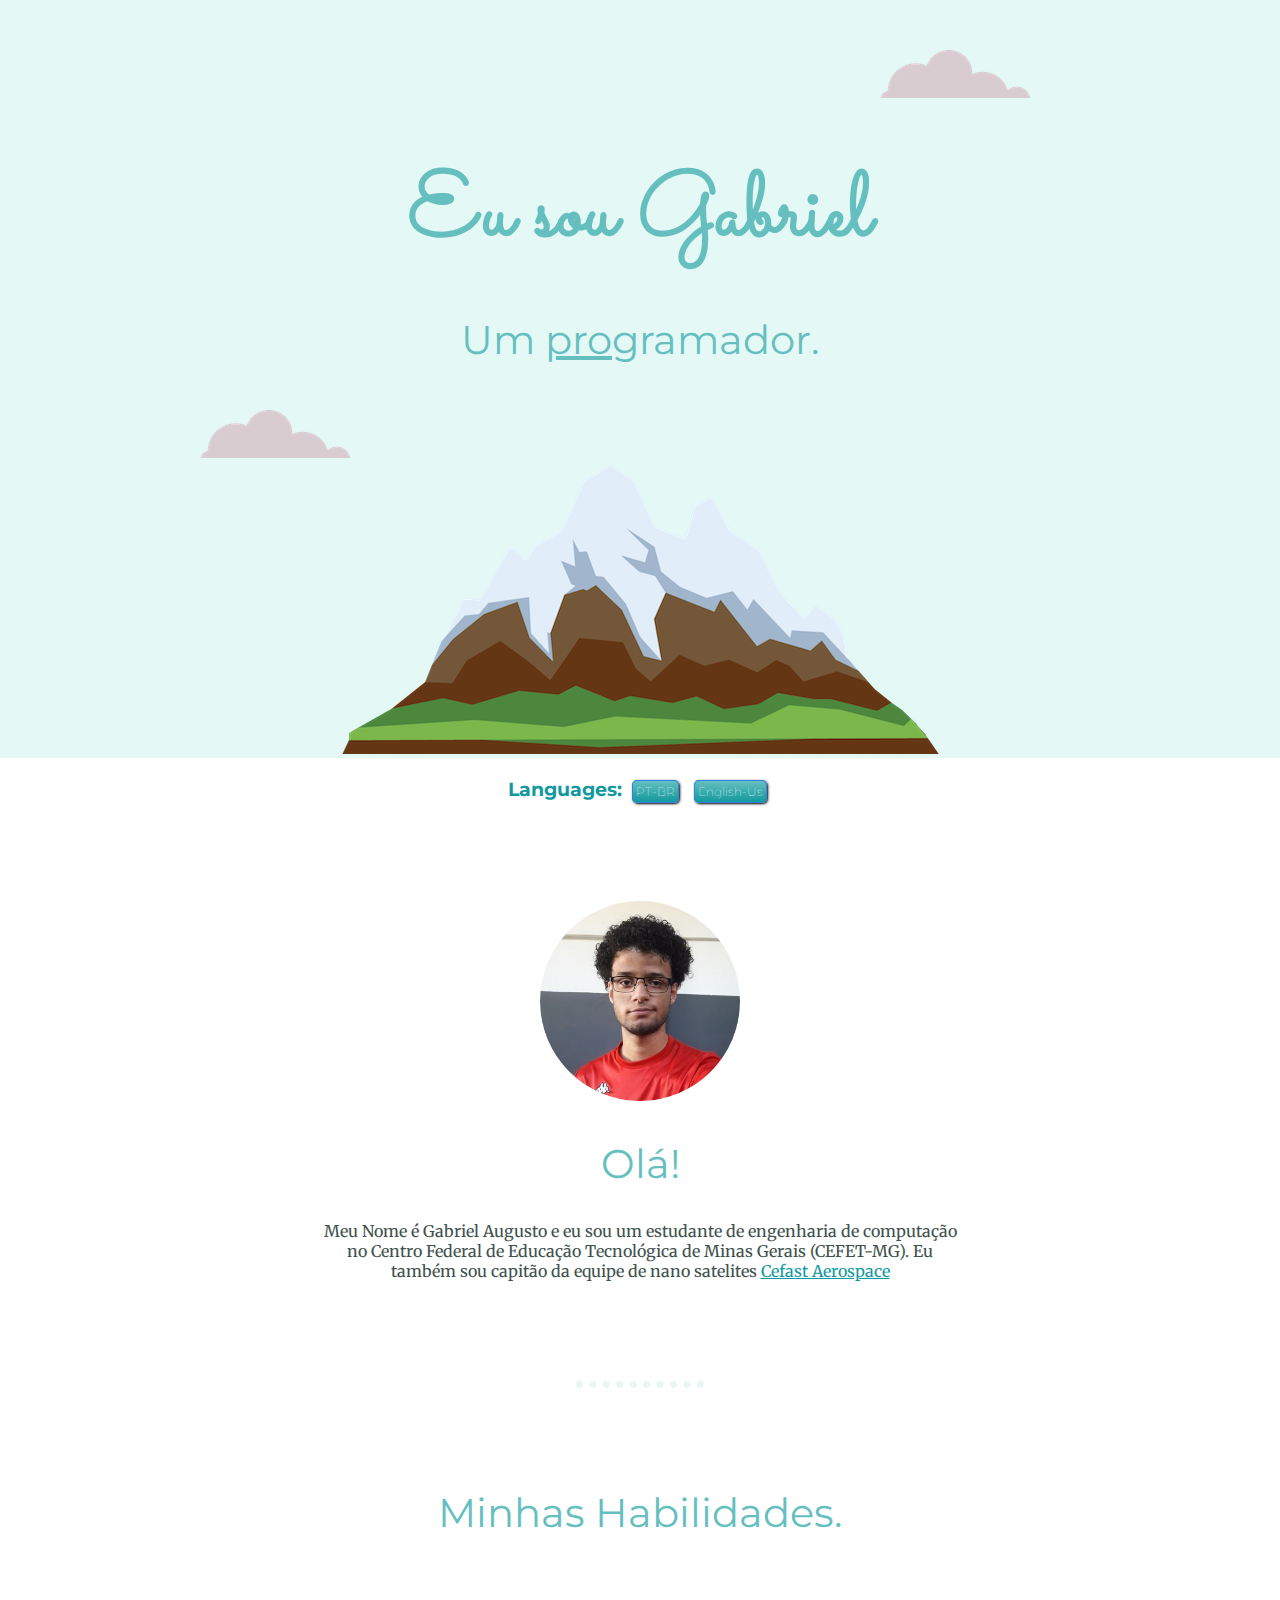
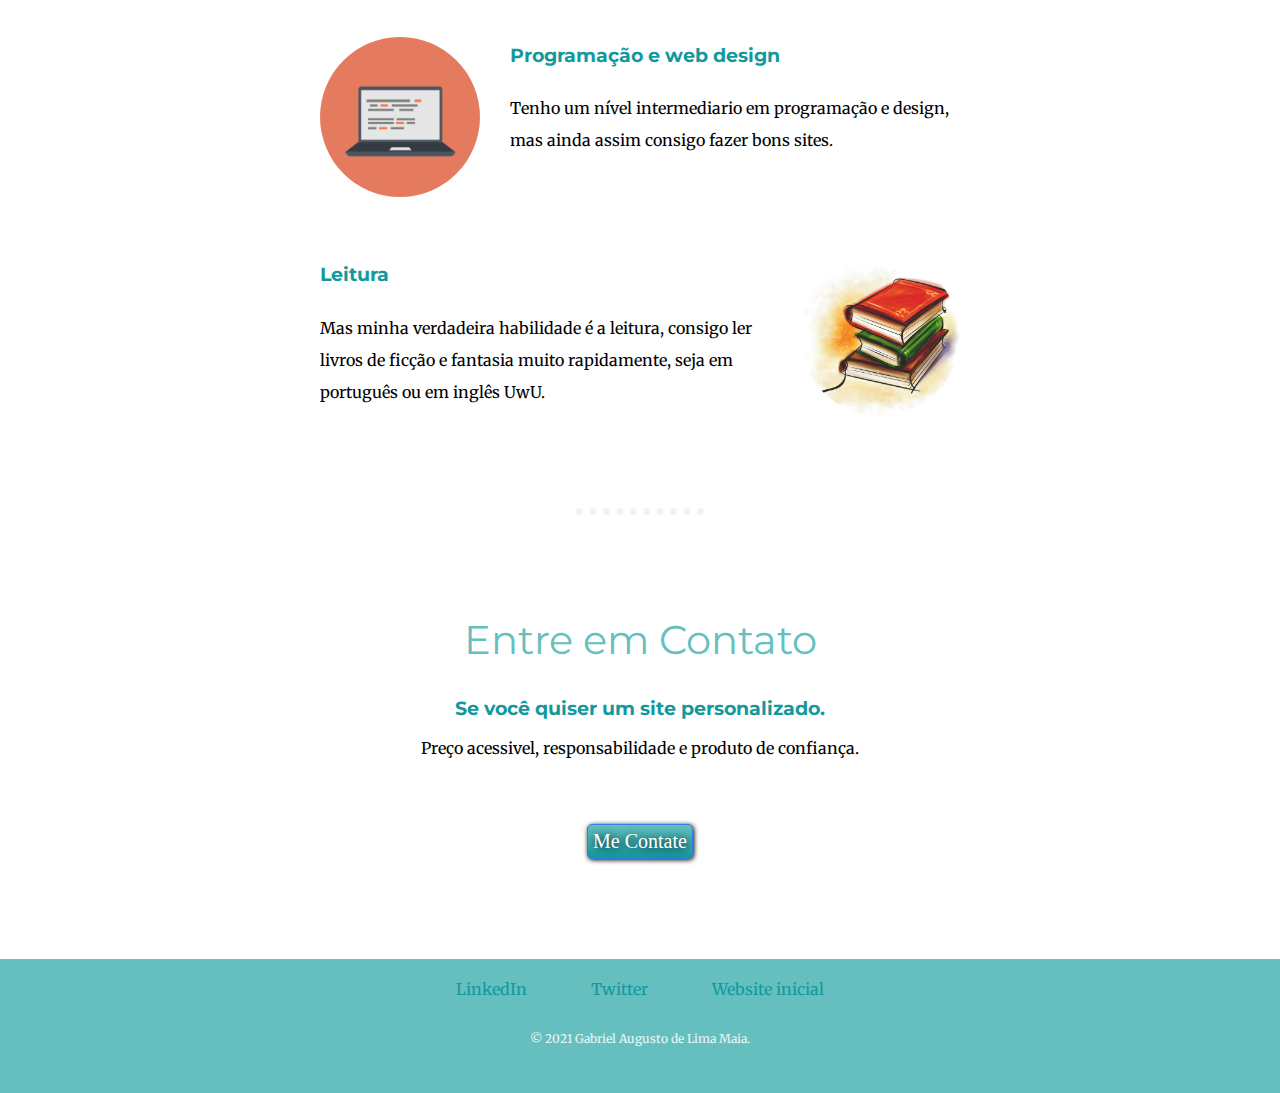
<file: index.html>
<!DOCTYPE html>
<html lang="pt-br" dir="ltr">

<head>
  <meta charset="utf-8">
  <title>Gabriel Augusto</title>
  <link rel="stylesheet" href="CSS/styles.css">
  <link rel="icon" href="favicon.ico">
  <link rel="preconnect" href="https://fonts.gstatic.com">
  <link rel="preconnect" href="https://fonts.gstatic.com">
  <link href="https://fonts.googleapis.com/css2?family=Merriweather&family=Montserrat&family=Sacramento&display=swap" rel="stylesheet">
</head>

<body>
  <div class="top-content">
    <img class="top-cloud" src="Imagens/cloud.png" alt="imagem de uma nuvem">
    <h1>Eu sou Gabriel</h1>
    <h2>Um <span class="pro">pro</span>gramador.</h2>
    <img class="bottom-cloud" src="Imagens/cloud.png" alt="imagem de uma nuvem">
    <img src="Imagens/mountain.png" alt="imagem de uma montanha">
  </div>


  <div class="Language">
    <h3 class="lang-h3">Languages: <a href="index.html" class="Link-lang">PT-BR</a> <a href="index-Us.html" class="Link-lang">English-Us</a></h3>
  </div>


  <div class="middle-container">
    <div class="profile">
      <img src="Imagens/Gabriel.png" alt="Foto de perfil do Gabriel" style="width: 200px;">
      <h2>Olá!</h2>
      <p class="apresentacao">Meu Nome é Gabriel Augusto e eu sou um estudante de engenharia de computação no Centro Federal de Educação Tecnológica de Minas Gerais (CEFET-MG). Eu também sou capitão da equipe de nano satelites <a href="https://www.cefastaerospace.com/">Cefast Aerospace</a></p>
    </div>
    <hr>
    <div class="skills">
      <h2>Minhas Habilidades.</h2>
      <div class="skill-row">
        <img class="programacao-img" src="Imagens/computer.png" alt="Desenho de um computador com codigos na tela">
        <h3>Programação e web design</h3>
        <p>Tenho um nível intermediario em programação e design, mas ainda assim consigo fazer bons sites.</p>
      </div>
      <div class="skill-row">
        <img class="livros-img" src="Imagens/Livros.jpg" alt="Desenho de uma pilha de livros">
        <h3>Leitura</h3>
        <p>Mas minha verdadeira habilidade é a leitura, consigo ler livros de ficção e fantasia muito rapidamente, seja em português ou em inglês UwU.</p>
      </div>
    </div>
    <hr>
    <div class="contact-me">
      <h2>Entre em Contato</h2>
      <h3>Se você quiser um site personalizado.</h3>
      <p>Preço acessivel, responsabilidade e produto de confiança.</p>
      <a href="mailto:gabriel.augusto3m2@gmail.com" class="BUTTON_QGT">Me Contate</a>
    </div>
  </div>


  <div class="bottom-container">
    <a class="footer-link" href="https://www.linkedin.com/in/gabriel-augusto-5a2a72185/">LinkedIn</a>
    <a class="footer-link" href="https://twitter.com/gabrimaia_10011">Twitter</a>
    <a class="footer-link" href="https://ditadorc.github.io/cv/">Website inicial</a>
    <p class="registro">© 2021 Gabriel Augusto de Lima Maia.</p>
  </div>

</body>

</html>
</file>
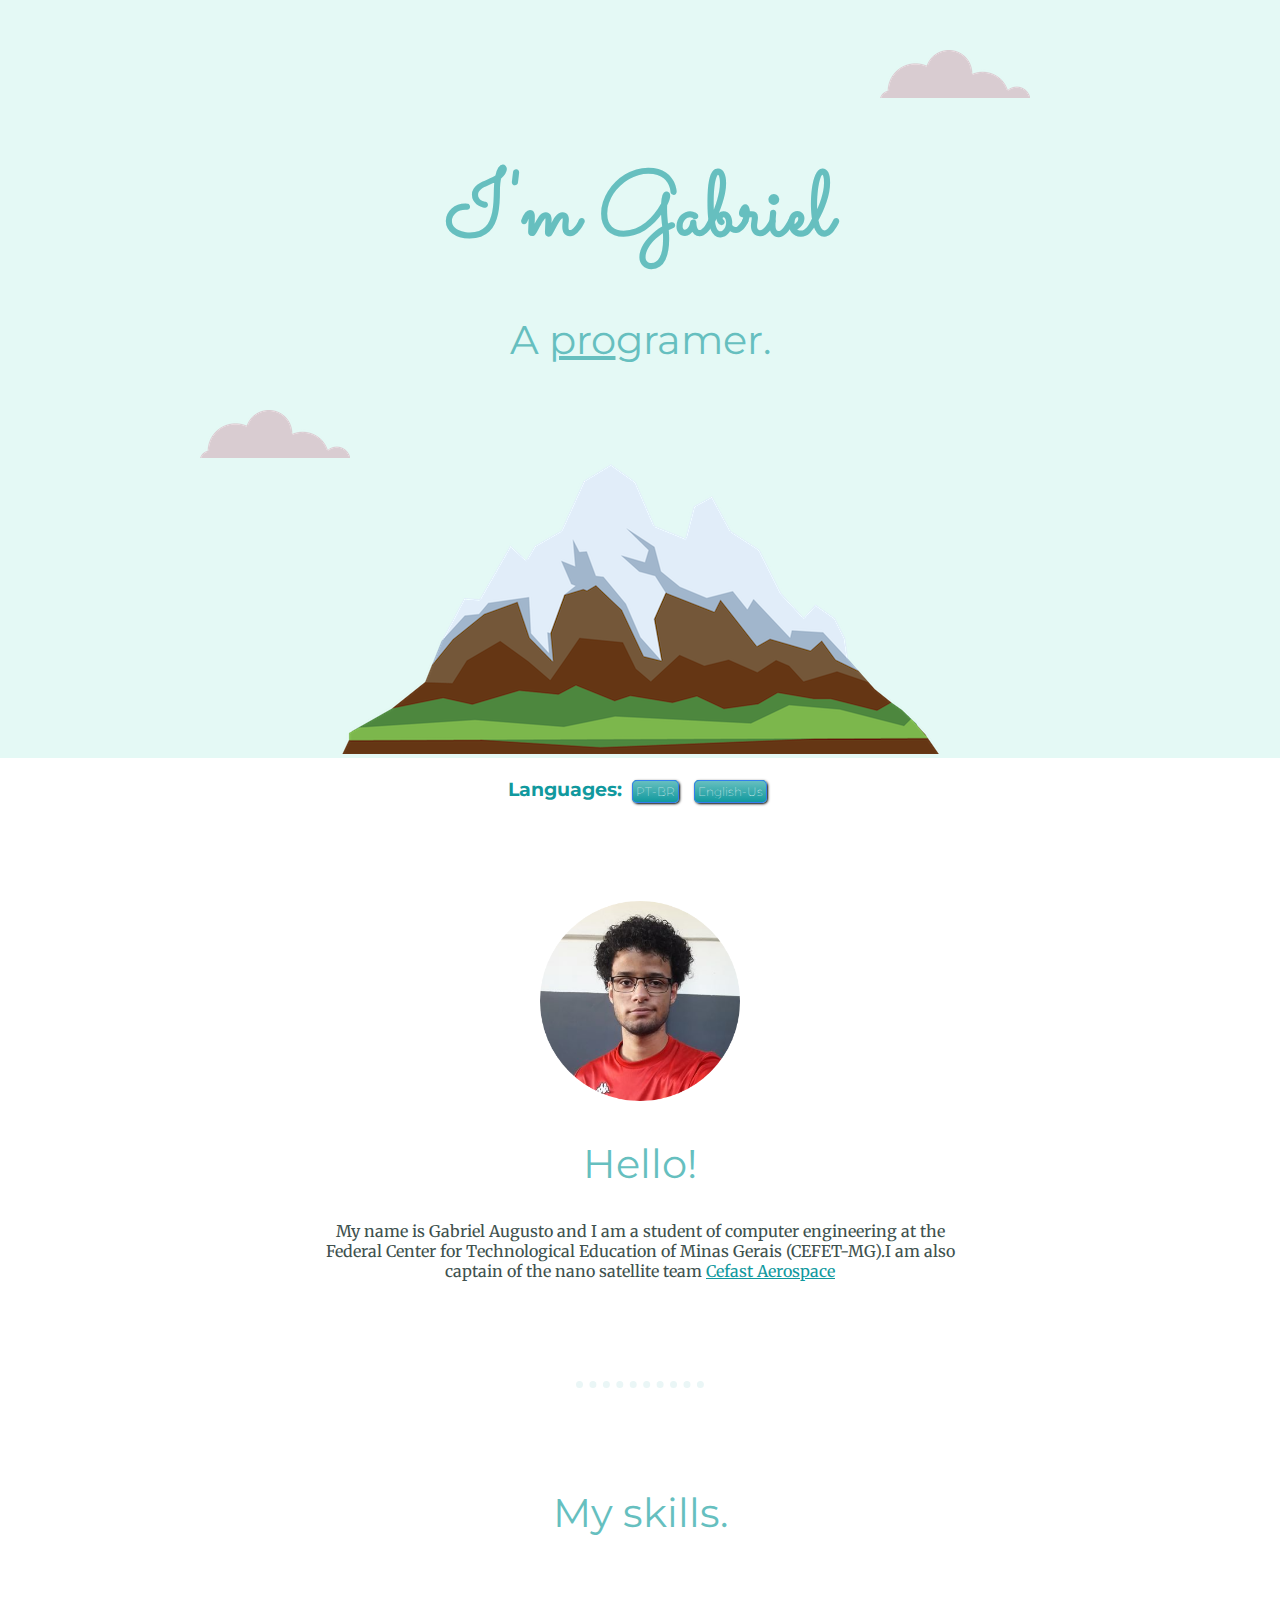
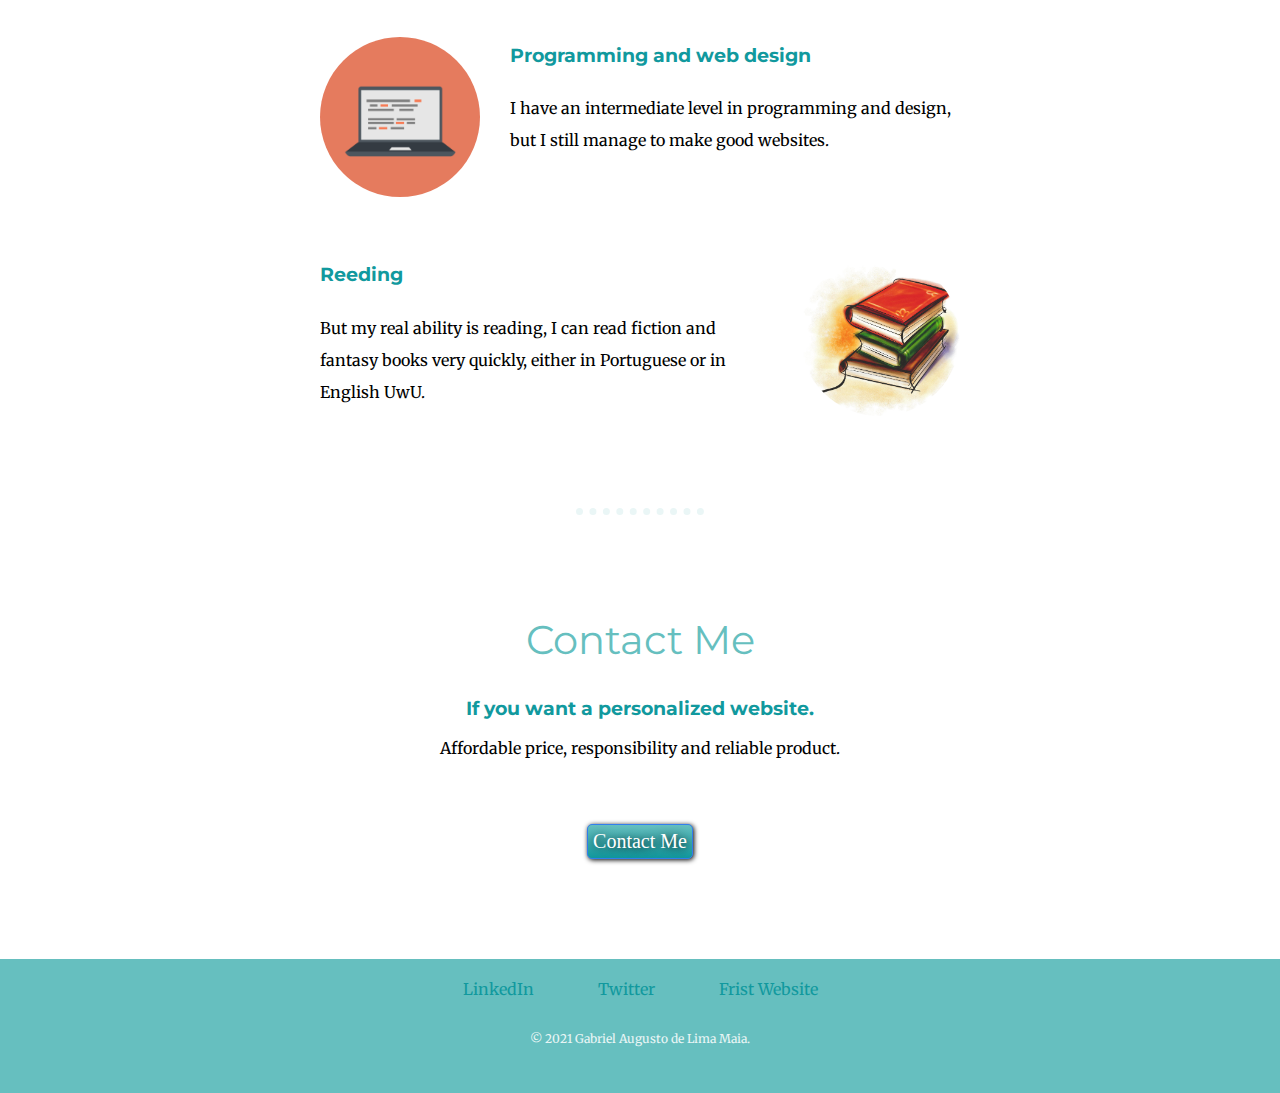
<file: index-Us.html>
<!DOCTYPE html>
<html lang="pt-br" dir="ltr">

<head>
  <meta charset="utf-8">
  <title>Gabriel Augusto</title>
  <link rel="stylesheet" href="CSS/styles.css">
  <link rel="icon" href="favicon.ico">
  <link rel="preconnect" href="https://fonts.gstatic.com">
  <link rel="preconnect" href="https://fonts.gstatic.com">
  <link href="https://fonts.googleapis.com/css2?family=Merriweather&family=Montserrat&family=Sacramento&display=swap" rel="stylesheet">
</head>

<body>
  <div class="top-content">
    <img class="top-cloud" src="Imagens/cloud.png" alt="image of a cloud">
    <h1>I'm Gabriel</h1>
    <h2>A <span class="pro">pro</span>gramer.</h2>
    <img class="bottom-cloud" src="Imagens/cloud.png" alt="image of a cloud">
    <img src="Imagens/mountain.png" alt="Image of a mountain ">
  </div>


  <div class="Language">
    <h3 class="lang-h3">Languages: <a href="index.html" class="Link-lang">PT-BR</a> <a href="index-Us.html" class="Link-lang">English-Us</a></h3>
  </div>


  <div class="middle-container">
    <div class="profile">
      <img src="Imagens/Gabriel.png" alt="Gabriel's profile picture" style="width: 200px;">
      <h2>Hello!</h2>
      <p class="apresentacao">My name is Gabriel Augusto and I am a student of computer engineering at the Federal Center for Technological Education of Minas Gerais (CEFET-MG).I am also captain of the nano satellite team <a href="https://www.cefastaerospace.com/">Cefast Aerospace</a></p>
    </div>
    <hr>
    <div class="skills">
      <h2>My skills.</h2>
      <div class="skill-row">
        <img class="programacao-img" src="Imagens/computer.png" alt="Design of a computer with codes on the screen">
        <h3>Programming and web design</h3>
        <p>I have an intermediate level in programming and design, but I still manage to make good websites.</p>
      </div>
      <div class="skill-row">
        <img class="livros-img" src="Imagens/Livros.jpg" alt="Drawing of a stack of books">
        <h3>Reeding</h3>
        <p>But my real ability is reading, I can read fiction and fantasy books very quickly, either in Portuguese or in English UwU.</p>
      </div>
    </div>
    <hr>
    <div class="contact-me">
      <h2>Contact Me</h2>
      <h3>If you want a personalized website.</h3>
      <p>Affordable price, responsibility and reliable product.</p>
      <a href="mailto:gabriel.augusto3m2@gmail.com" class="BUTTON_QGT">Contact Me</a>
    </div>
  </div>


  <div class="bottom-container">
    <a class="footer-link" href="https://www.linkedin.com/in/gabriel-augusto-5a2a72185/">LinkedIn</a>
    <a class="footer-link" href="https://twitter.com/gabrimaia_10011">Twitter</a>
    <a class="footer-link" href="https://ditadorc.github.io/cv/">Frist Website</a>
    <p class="registro">© 2021 Gabriel Augusto de Lima Maia.</p>
  </div>

</body>

</html>
</file>
<file: CSS/styles.css>
a{
  color: #11999E;
}

body{
  margin: 0;
  text-align: center;
  font-family: 'Merriweather', serif;
  font-size: 1rem;
}

h1{
  margin: 50px auto 0 auto;
  font-family: 'Sacramento', cursive;
  font-size: 5.625rem;
  color: #66BFBF;
}

h2{
  font-family: 'Montserrat', sans-serif;
  font-size: 2.5rem;
  color: #66BFBF;
  font-weight: normal;
}

h3 {
  color: #11999E;
  font-family: 'Montserrat', sans-serif;
  margin: 18px auto;
}

hr{
  border-style: none;
  border-top-style: dotted;
  border-color: #EAF6F6;
  border-width: 7px;
  width: 10%;
  margin: 100px auto;
}

.top-content{
  background-color:#e4f9f5;
  position: relative;
  padding-top: 100px;
}

.Language{
  margin-top: 20px;
}

.bottom-container{
  background-color: #66BFBF;
  padding-top: 20px;
  padding-bottom: 15px;
  margin: 100px auto 0 auto;
}

.contact-me{
  margin: 50px;
}

.profile{
  width: 50%;
  margin: 100px auto 100px auto;
}

.BUTTON_QGT {
   background: #66BFBF;
   background-image: -webkit-linear-gradient(top, #66BFBF, #11999E);
   background-image: -moz-linear-gradient(top, #66BFBF, #11999E);
   background-image: -ms-linear-gradient(top, #66BFBF, #11999E);
   background-image: -o-linear-gradient(top, #66BFBF, #11999E);
   background-image: -webkit-gradient(to bottom, #66BFBF, #11999E);
   -webkit-border-radius: 5px;
   -moz-border-radius: 5px;
   border-radius: 5px;
   color: #FFFFFF;
   font-family: Brush Script MT;
   font-size: 20px;
   font-weight: 100;
   padding: 5px;
   -webkit-box-shadow: 1px 1px 5px 0 #000000;
   -moz-box-shadow: 1px 1px 5px 0 #000000;
   box-shadow: 1px 1px 5px 0 #000000;
   text-shadow: 1px 1px 10px #000000;
   border: solid #337FED 1px;
   text-decoration: none;
   display: inline-block;
   cursor: pointer;
   text-align: center;
   margin-top: 50px;
}

.BUTTON_QGT:hover {
   border: solid #30e3cb 1px;
   background: #2bc4ad;
   background-image: -webkit-linear-gradient(top, #2bc4ad, #30e3cb);
   background-image: -moz-linear-gradient(top, #2bc4ad, #30e3cb);
   background-image: -ms-linear-gradient(top, #2bc4ad, #30e3cb);
   background-image: -o-linear-gradient(top, #2bc4ad, #30e3cb);
   background-image: -webkit-gradient(to bottom, #2bc4ad, #30e3cb);
   -webkit-border-radius: 5px;
   -moz-border-radius: 5px;
   border-radius: 5px;
   text-decoration: none;
}

.skill-row{
  width: 50%;
  margin: 100px auto 100px auto;
  text-align: left;
  line-height: 2;
}

.pro{
  text-decoration: underline;
}

.bottom-cloud{
  position: absolute;
  left: 200px;
  bottom: 300px;
}

.top-cloud{
  position: absolute;
  top: 50px;
  right: 250px;
}

.programacao-img{
  width: 25%;
  border-radius: 70%;
  float: left;
  margin-right: 30px;
}

.livros-img{
  width: 25%;
  border-radius: 70%;
  float: right;
  margin-left: 30px;
}

.footer-link{
  margin: auto 30px auto 30px;
  text-decoration: none;
}
.footer-link:hover{
  color: #EAF6F6;
}

.Link-lang{
  margin: auto 5px auto 5px;
  background: #66BFBF;
  background-image: -webkit-linear-gradient(top, #66BFBF, #11999E);
  background-image: -moz-linear-gradient(top, #66BFBF, #11999E);
  background-image: -ms-linear-gradient(top, #66BFBF, #11999E);
  background-image: -o-linear-gradient(top, #66BFBF, #11999E);
  background-image: -webkit-gradient(to bottom, #66BFBF, #11999E);
  -webkit-border-radius: 5px;
  -moz-border-radius: 5px;
  border-radius: 5px;
  color: #FFFFFF;
  text-decoration: none;
  font-size: 0.75rem;
  font-family: 'Montserrat', sans-serif;
  font-weight: 100;
  box-shadow: 1px 1px 2.5px 0 #000000;
  border: solid #337FED 1px;
  padding: 3px;
}
.Link-lang:hover{
  color: #EAF6F6;
  border: solid #30e3cb 1px;
  background: #2bc4ad;
  background-image: -webkit-linear-gradient(top, #2bc4ad, #30e3cb);
  background-image: -moz-linear-gradient(top, #2bc4ad, #30e3cb);
  background-image: -ms-linear-gradient(top, #2bc4ad, #30e3cb);
  background-image: -o-linear-gradient(top, #2bc4ad, #30e3cb);
  background-image: -webkit-gradient(to bottom, #2bc4ad, #30e3cb);
  -webkit-border-radius: 5px;
  -moz-border-radius: 5px;
  border-radius: 5px;
  text-decoration: none;
}

.lang-h3{
  margin: auto ;
}

.registro{
  color: #EAF6F6;
  font-size: 0.75rem;
  padding: 20px 0;
}

.apresentacao{
  color: #40514E;
}
</file>
